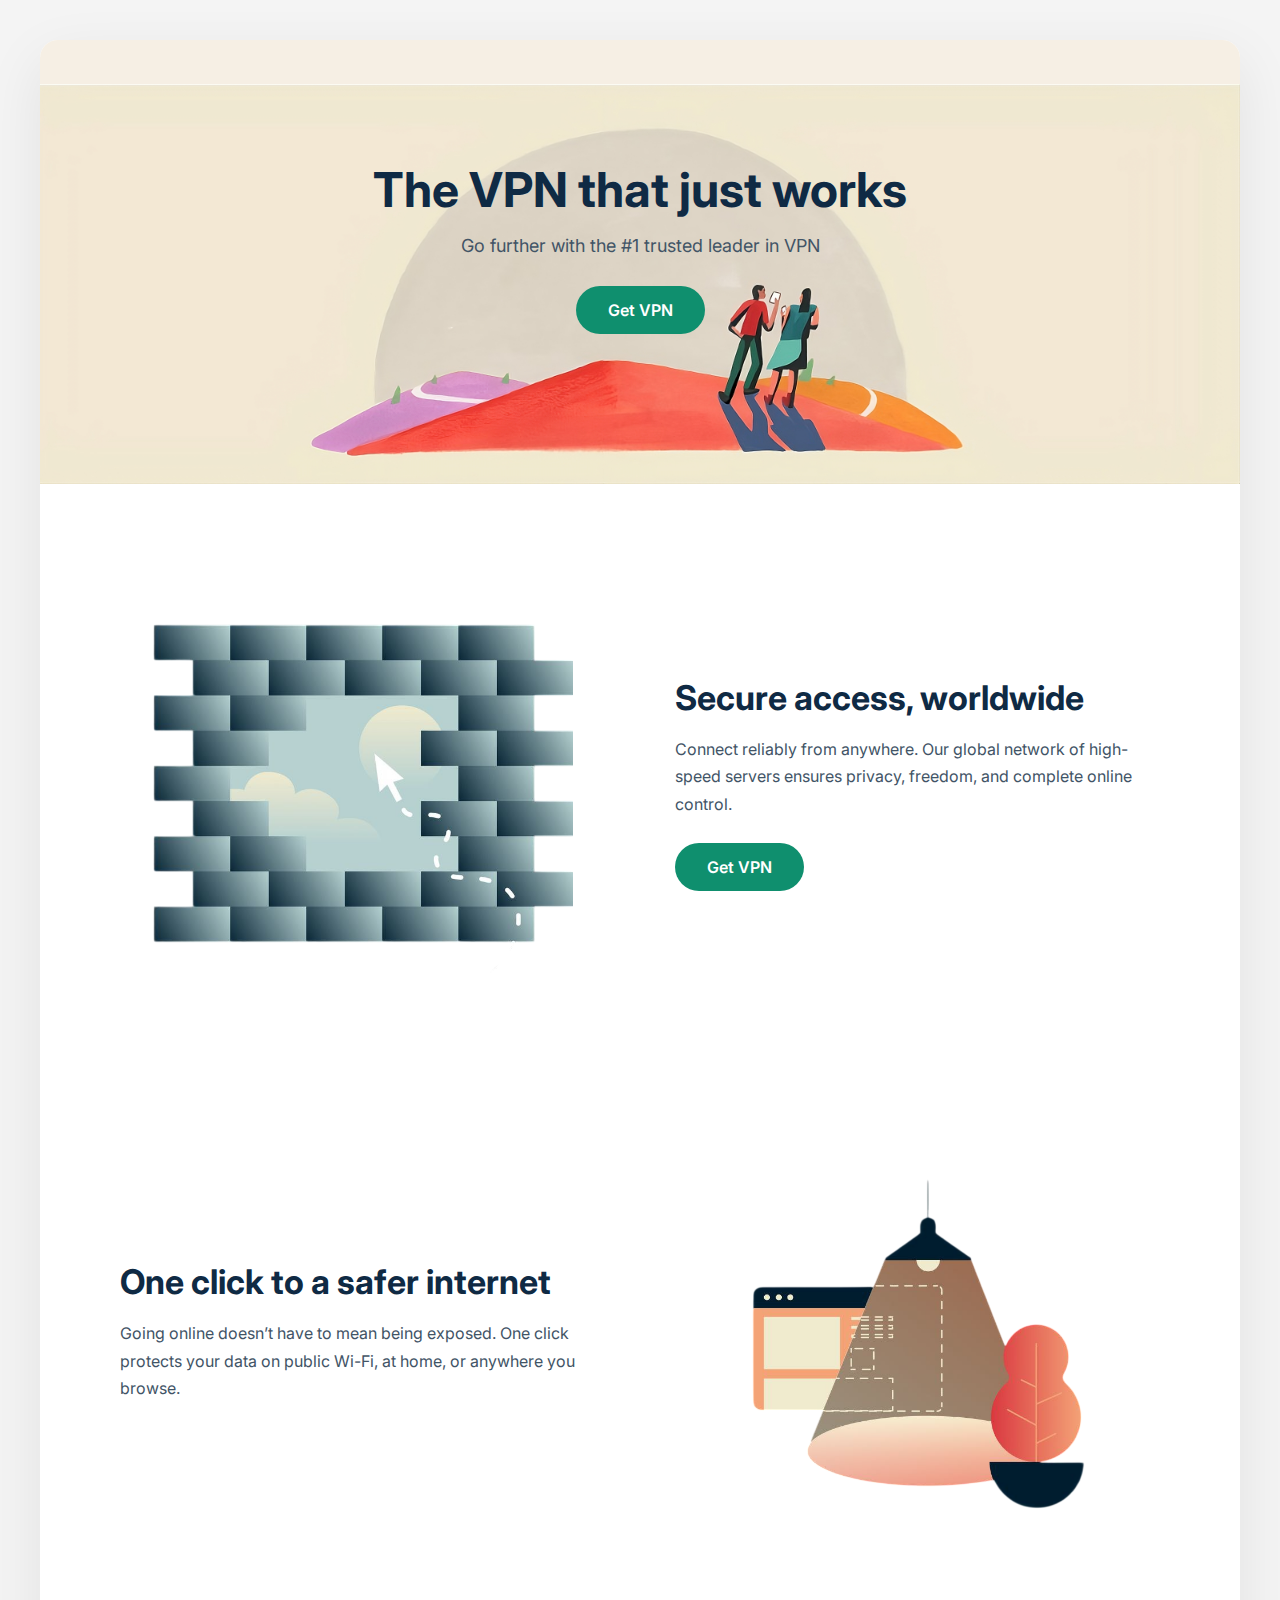
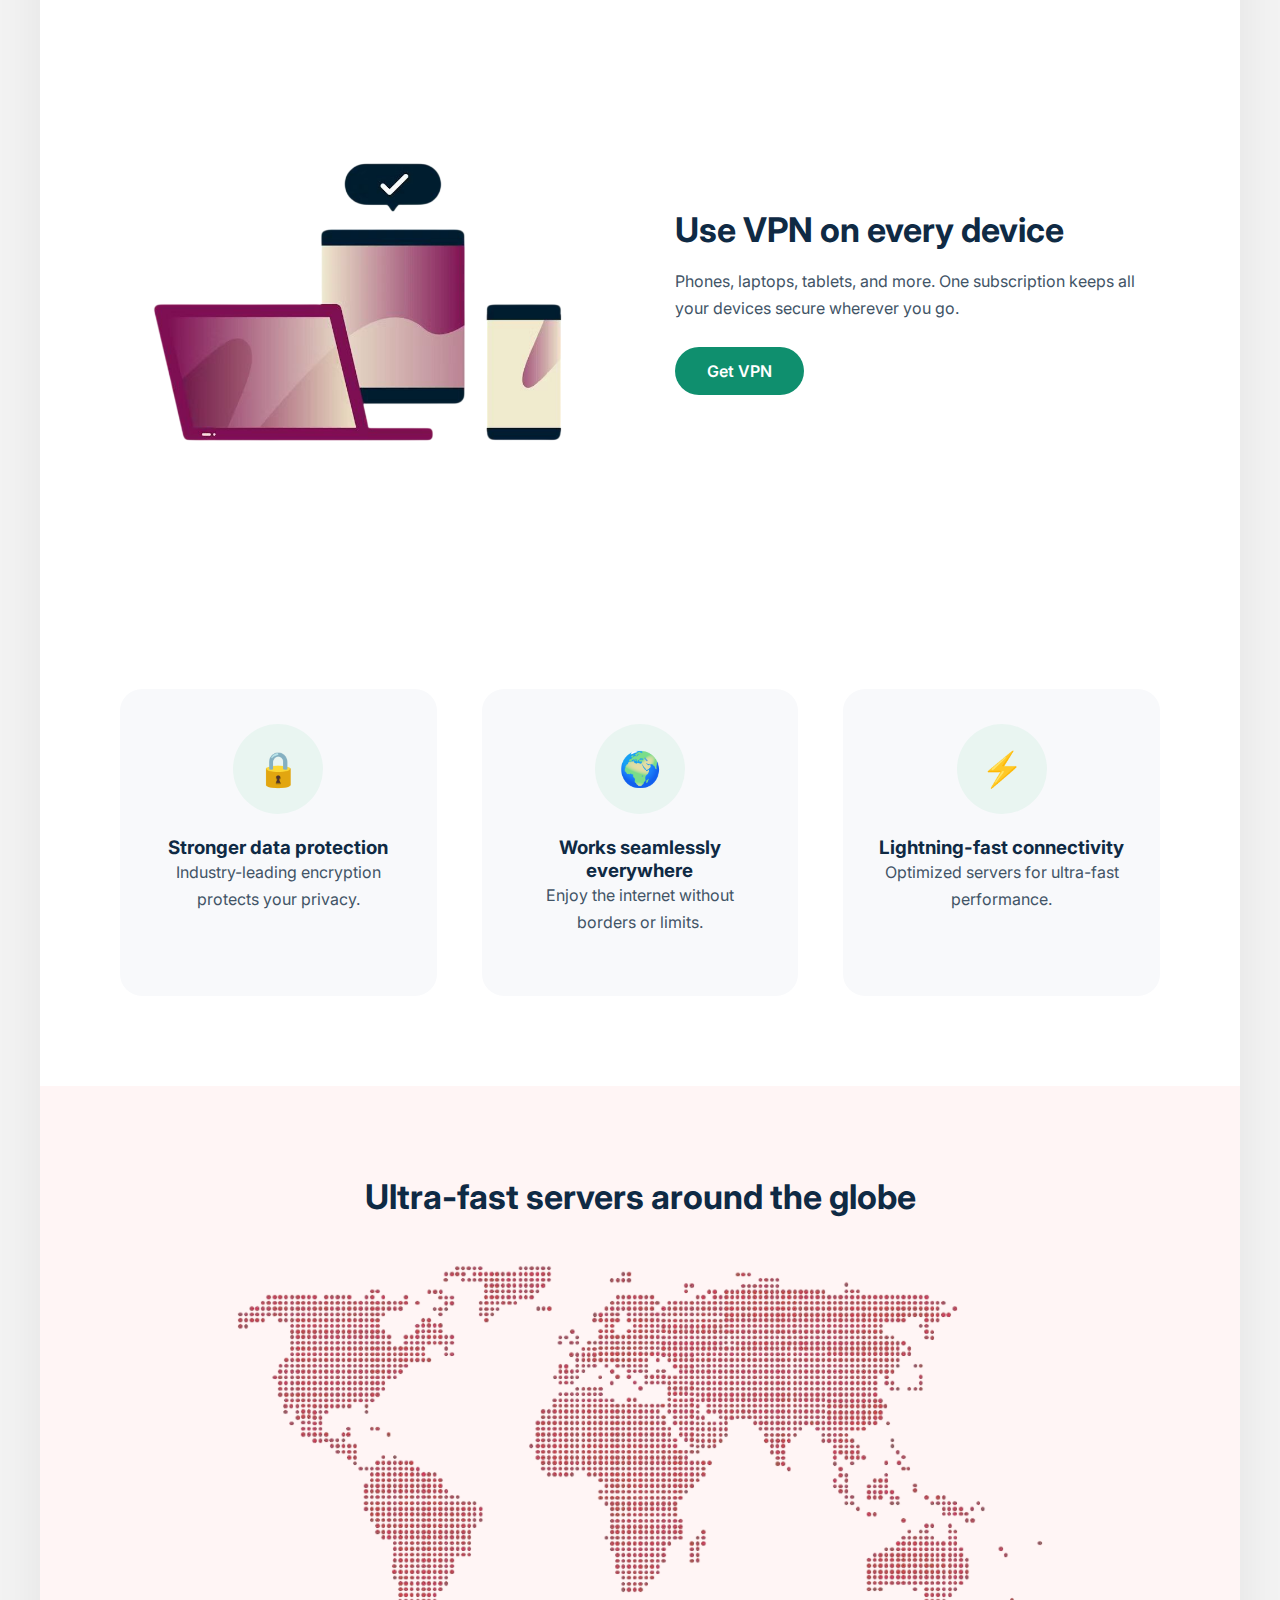
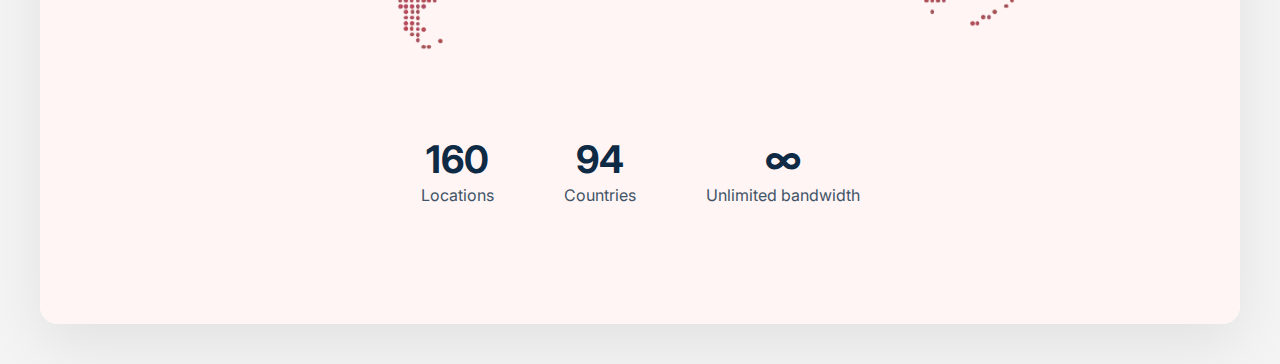
<file: Task-1/index.html>
<!DOCTYPE html>
<html lang="en">
<head>
  <meta charset="UTF-8" />
  <meta name="viewport" content="width=device-width, initial-scale=1.0" />
  <title>VPN Landing Page</title>
  <link href="https://fonts.googleapis.com/css2?family=Inter:wght@300;400;600;700&display=swap" rel="stylesheet">

  <style>
    * {
      box-sizing: border-box;
      margin: 0;
      padding: 0;
    }

    body {
      font-family: 'Inter', sans-serif;
      background: #f4f4f4;  
      color: #0f2a44;
    }
    .page-wrapper {
      padding: 40px 0;
    }


    .container {
      max-width: 1200px;
      margin: auto;
      background: #ffffff;
      border-radius: 18px;
      overflow: hidden;
      box-shadow: 0 20px 60px rgba(0,0,0,0.08);
    }

  
    header {
      background-color: #f6efe4;
      background-image: url("images/hero-bg.png");
      background-repeat: no-repeat;
      background-position: center bottom;
      background-size: contain;
      text-align: center;
      padding: 120px 40px 150px;
    }

    header h1 {
      font-size: 48px;
      margin-bottom: 16px;
    }

    header p {
      font-size: 18px;
      margin-bottom: 30px;
      color: #425466;
    }

    .btn {
      background: #0f8f6e;
      color: white;
      padding: 14px 32px;
      border-radius: 30px;
      text-decoration: none;
      font-weight: 600;
      display: inline-block;
    }

   
    section {
      padding: 90px 80px;
    }

    .two-col {
      display: grid;
      grid-template-columns: 1fr 1fr;
      align-items: center;
      gap: 70px;
    }

    section h2 {
      font-size: 34px;
      margin-bottom: 18px;
    }

    section p {
      font-size: 16px;
      line-height: 1.7;
      margin-bottom: 25px;
      color: #425466;
    }

    
    .section-img {
      width: 100%;
      max-width: 420px;
      margin: auto;
      display: block;
    }

   
    .features {
      display: grid;
      grid-template-columns: repeat(3, 1fr);
      gap: 45px;
      text-align: center;
    }

    .feature-box {
      background: #f8f9fb;
      padding: 35px;
      border-radius: 22px;
    }

    .feature-icon {
      width: 90px;
      height: 90px;
      margin: 0 auto 22px;
      border-radius: 50%;
      background: #e9f5f1;
      display: flex;
      align-items: center;
      justify-content: center;
      font-size: 34px;
    }


    .map {
      background: #fff5f5;
      text-align: center;
    }

    .map-img {
      width: 100%;
      max-width: 850px;
      margin: 45px auto;
      display: block;
    }

    .map-stats {
      display: flex;
      justify-content: center;
      gap: 70px;
      margin-top: 30px;
    }

    .stat h3 {
      font-size: 38px;
    }

    
    @media (max-width: 900px) {
      header h1 {
        font-size: 36px;
      }

      section {
        padding: 60px 24px;
      }

      .two-col {
        grid-template-columns: 1fr;
        text-align: center;
      }

      .features {
        grid-template-columns: 1fr;
      }
    }
  </style>
</head>

<body>

<div class="page-wrapper">
  <div class="container">

  
    <header>
      <h1>The VPN that just works</h1>
      <p>Go further with the #1 trusted leader in VPN</p>
      <a href="#" class="btn">Get VPN</a>
    </header>

    
    <section class="two-col">
      <div>
        <img src="images/secure-access.png" alt="Secure access worldwide" class="section-img">
      </div>
      <div>
        <h2>Secure access, worldwide</h2>
        <p>
          Connect reliably from anywhere. Our global network of high-speed servers
          ensures privacy, freedom, and complete online control.
        </p>
        <a href="#" class="btn">Get VPN</a>
      </div>
    </section>

   
    <section class="two-col">
      <div>
        <h2>One click to a safer internet</h2>
        <p>
          Going online doesn’t have to mean being exposed. One click protects your
          data on public Wi-Fi, at home, or anywhere you browse.
        </p>
      </div>
      <div>
        <img src="images/one-click.png" alt="Safer internet" class="section-img">
      </div>
    </section>

    
    <section class="two-col">
      <div>
        <img src="images/devices.png" alt="VPN on every device" class="section-img">
      </div>
      <div>
        <h2>Use VPN on every device</h2>
        <p>
          Phones, laptops, tablets, and more. One subscription keeps all your devices
          secure wherever you go.
        </p>
        <a href="#" class="btn">Get VPN</a>
      </div>
    </section>

    
    <section>
      <div class="features">
        <div class="feature-box">
          <div class="feature-icon">🔒</div>
          <h3>Stronger data protection</h3>
          <p>Industry-leading encryption protects your privacy.</p>
        </div>

        <div class="feature-box">
          <div class="feature-icon">🌍</div>
          <h3>Works seamlessly everywhere</h3>
          <p>Enjoy the internet without borders or limits.</p>
        </div>

        <div class="feature-box">
          <div class="feature-icon">⚡</div>
          <h3>Lightning-fast connectivity</h3>
          <p>Optimized servers for ultra-fast performance.</p>
        </div>
      </div>
    </section>

 
    <section class="map">
      <h2>Ultra-fast servers around the globe</h2>

      <img src="images/world-map.png" alt="VPN server locations" class="map-img">

      <div class="map-stats">
        <div class="stat">
          <h3>160</h3>
          <p>Locations</p>
        </div>
        <div class="stat">
          <h3>94</h3>
          <p>Countries</p>
        </div>
        <div class="stat">
          <h3>∞</h3>
          <p>Unlimited bandwidth</p>
        </div>
      </div>
    </section>

  </div>
</div>

</body>
</html>
</file>
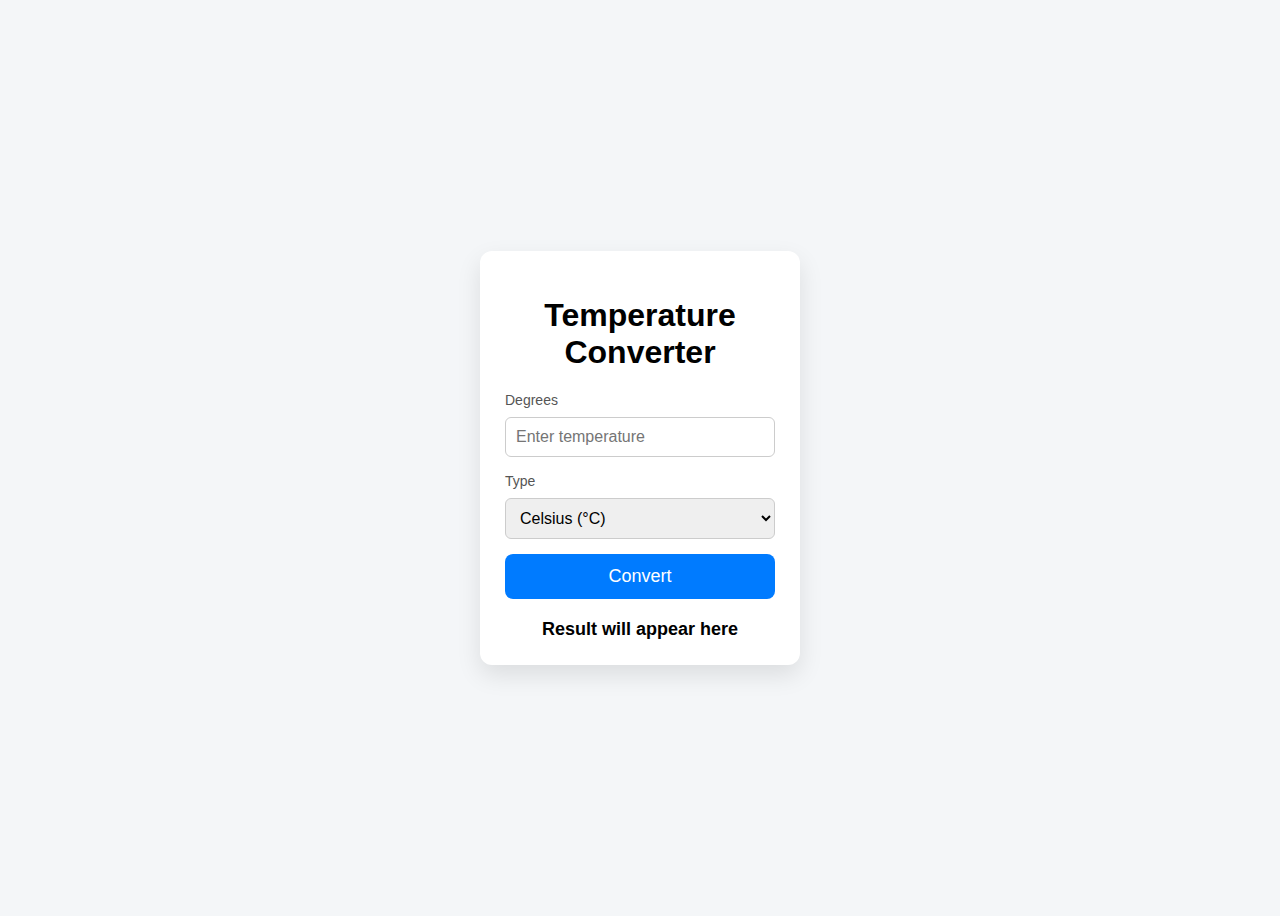
<file: Task-3/index.html>
<!DOCTYPE html>
<html lang="en">
<head>
  <meta charset="UTF-8" />
  <meta name="viewport" content="width=device-width, initial-scale=1.0" />
  <title>Temperature Converter</title>
  <link rel="stylesheet" href="style.css" />
</head>
<body>

  <div class="container">
    <h1>Temperature Converter</h1>
    <label>Degrees</label>
    <input type="text" id="temperature" placeholder="Enter temperature" />
    <label>Type</label>
    <select id="unit">
      <option value="celsius">Celsius (°C)</option>
      <option value="fahrenheit">Fahrenheit (°F)</option>
      <option value="kelvin">Kelvin (K)</option>
    </select>
    <button onclick="convertTemperature()">Convert</button>
    <div class="result" id="result">Result will appear here</div>
  </div>
  <script src="script.js"></script>
</body>
</html>
</file>
<file: Task-3/style.css>
* {
  box-sizing: border-box;
  font-family: "Inter", sans-serif;
}

body {
  background: #f4f6f8;
  display: flex;
  justify-content: center;
  align-items: center;
  height: 100vh;
}

.container {
  background: #ffffff;
  padding: 25px;
  border-radius: 12px;
  width: 320px;
  box-shadow: 0 10px 25px rgba(0, 0, 0, 0.1);
}

h1 {
  text-align: center;
  margin-bottom: 20px;
}

label {
  font-size: 14px;
  color: #555;
}

input, select {
  width: 100%;
  padding: 10px;
  margin: 8px 0 15px;
  border: 1px solid #ccc;
  border-radius: 6px;
  font-size: 16px;
}

button {
  width: 100%;
  padding: 12px;
  background: #007bff;
  color: white;
  font-size: 18px;
  border: none;
  border-radius: 8px;
  cursor: pointer;
}

button:hover {
  background: #0056cc;
}

.result {
  margin-top: 20px;
  font-size: 18px;
  text-align: center;
  font-weight: 600;
}
</file>
